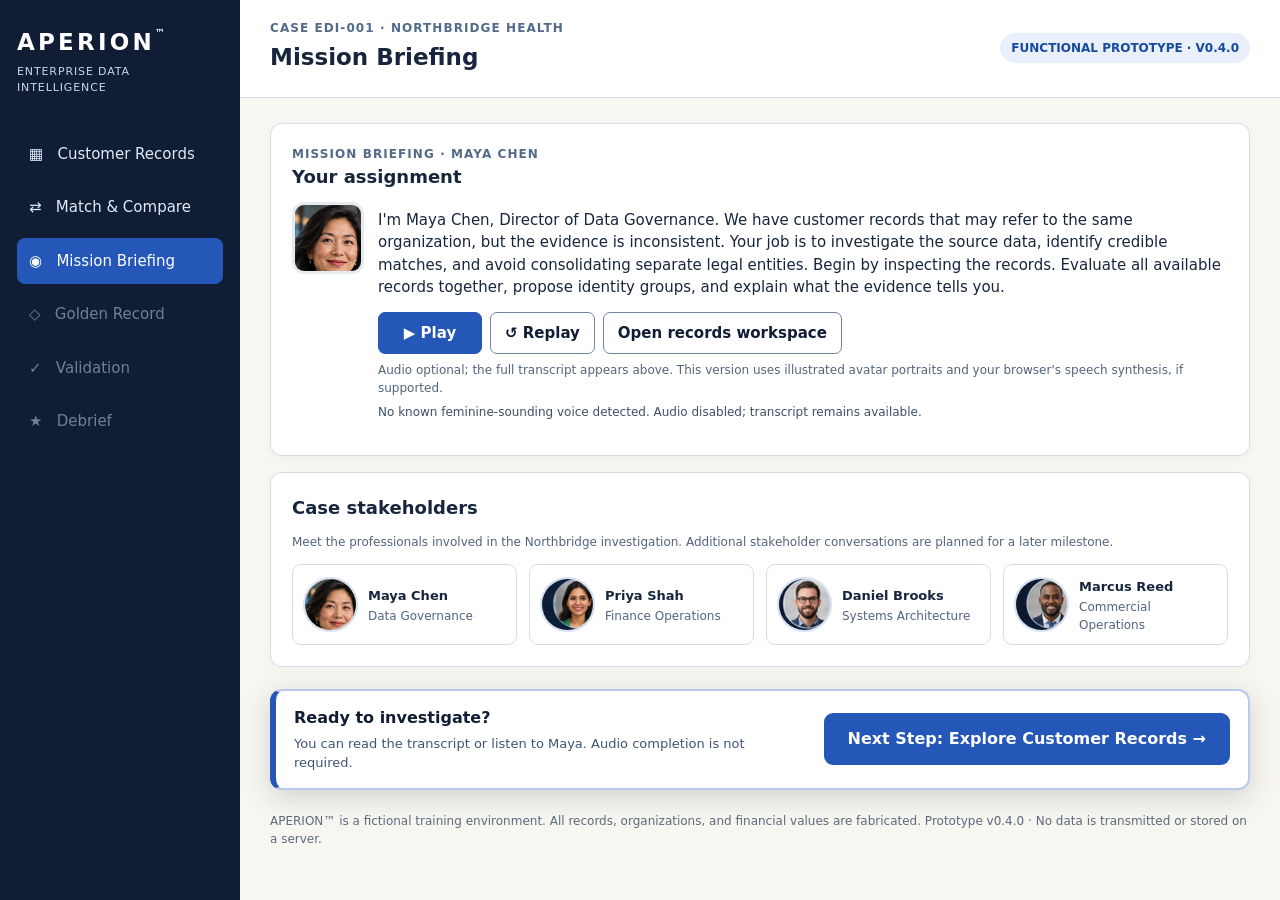
<file: site/index.html>
<!doctype html><html lang="en">
  <head>
    <meta charset="utf-8">
    <meta name="viewport" content="width=device-width,initial-scale=1">
    <title>Aperion | Enterprise Data Intelligence Simulator</title>
    <link rel="stylesheet" href="css/tokens.css">
    <link rel="stylesheet" href="css/base.css">
    <link rel="stylesheet" href="css/responsive.css">
    <link rel="stylesheet" href="css/components.css">
    <link rel="stylesheet" href="css/next-step.css">
    <link rel="stylesheet" href="css/workflow.css">
    <link rel="stylesheet" href="css/compact-nav.css">
  </head>
  <body>
    <div class="layout">
      <aside>
        <div class="brand">APERION<span style="font-size:10px;vertical-align:top">™</span></div>
        <div class="brand-sub">ENTERPRISE DATA INTELLIGENCE</div>
        <nav aria-label="Main navigation"><button class="nav active" id="nav-work" data-action="showPage:work">▦ &nbsp; Customer Records</button><button class="nav" id="nav-compare" data-action="showPage:compare">⇄ &nbsp; Match & Compare</button><button class="nav" id="nav-brief" data-action="showPage:brief">◉ &nbsp; Mission Briefing</button><button class="nav" id="nav-golden" data-action="showPage:golden" disabled title="Submit an eligible merge proposal first">◇ &nbsp; Golden Record</button><button class="nav" id="nav-validation" data-action="showPage:validation" disabled title="Submit an eligible merge proposal first">✓ &nbsp; Validation</button><button class="nav" id="nav-debrief" data-action="showPage:debrief" disabled title="Finish the case on Validation first">★ &nbsp; Debrief</button></nav></aside>
      <main>
        <header class="top">
          <div>
            <div class="eyebrow">Case EDI-001 · Northbridge Health</div>
            <h1 id="page-title">Customer Record Workspace</h1></div><span class="pill">FUNCTIONAL PROTOTYPE · V0.4.0</span></header>
        <div class="content">
          <div id="stakeholder-prompt" class="stakeholder-prompt hidden" role="note" aria-label="Stakeholder guidance"></div>
          <div id="page-work">
            <div class="intro">
              <section class="panel">
                <div class="eyebrow">Active investigation</div>
                <h2>The Customer Identity Crisis</h2>
                <p>Investigate customer identities across CRM, ERP, and Rebate Management. Examine evidence before making a matching decision. The same name does not necessarily mean the same legal entity.</p>
                <div class="notice"><strong>Business impact:</strong> A fictional $184,500 rebate payment is delayed while customer identities are reconciled.</div><button class="secondary" data-action="showPage:brief">View mission briefing</button></section>
              <section class="panel">
                <div class="avatar"><img class="portrait" src="assets/avatars/maya-chen.png" alt="Maya Chen avatar portrait" width="72" height="72">
                  <div>
                    <div class="eyebrow">Your guide</div>
                    <h2 style="margin:2px 0">Maya Chen</h2>
                    <div class="muted small">Director, Data Governance</div></div></div>
                <p id="maya-message">Welcome to the investigation. Start by searching for Northbridge records. Inspect identifiers and relationships before deciding which records belong together.</p>
                <div class="controls"><button class="primary audio-toggle" data-source="maya-message" data-action="toggleAudio:maya-message" aria-pressed="false">▶ Play</button><button class="secondary audio-replay" data-source="maya-message" data-action="replayAudio:maya-message" aria-pressed="false">↺ Replay</button></div><label class="small" for="voice-choice">Maya voice</label><select id="voice-choice" aria-label="Select Maya voice"><option value="">Checking available voices…</option></select>
                <p class="small muted" id="audio-status" aria-live="polite">Audio is optional. Full dialogue is shown above.</p></section></div>
            <div class="statrow">
              <div class="stat"><strong id="stat-all">6</strong><span class="muted">Source records</span></div>
              <div class="stat"><strong>3</strong><span class="muted">Source systems</span></div>
              <div class="stat"><strong id="stat-visible">6</strong><span class="muted">Records in current view</span></div></div>
            <section class="panel">
              <h2>Customer Records</h2>
              <div class="toolbar labelled-filters"><div class="filter-field filter-search"><label for="search">Search records</label><input id="search" placeholder="Customer, record ID, address, or tax ID…"></div><div class="filter-field"><label for="system">Source system</label><select id="system"><option value="">All source systems</option><option>CRM</option><option>ERP</option><option>Rebates</option></select></div><div class="filter-field"><label for="status">Record status</label><select id="status"><option value="">All statuses</option><option>Active</option><option>Pending</option></select></div><button class="secondary" data-action="resetFilters">Reset</button></div>
              <div class="tablewrap">
                <table>
                  <thead>
                    <tr><th scope="col">Compare</th><th scope="col">Record ID</th><th scope="col">Customer</th><th scope="col">Source</th><th scope="col">Status</th><th scope="col">Last verified</th></tr></thead>
                  <tbody id="rows"></tbody></table></div>
              <p class="count" id="results" aria-live="polite"></p>
              <div class="controls"><button class="secondary" data-action="selectAllVisible">Select all visible</button><button class="secondary" data-action="selectAllRecords">Select all records</button><button class="secondary" data-action="clearSelection">Clear selection</button><button class="primary" id="compare-btn" data-action="showPage:compare" disabled>Compare selected records (0)</button></div></section>
            <section class="panel details hidden" id="details" aria-live="polite">
              <div class="controls" style="justify-content:space-between;align-items:center">
                <h2 id="details-title">Record details</h2><button class="secondary" data-action="closeDetails">Close details</button></div>
              <div class="detailgrid" id="details-fields"></div></section></div>
          <div id="page-brief" class="hidden">
            <section class="panel">
              <div class="eyebrow">Mission briefing · Maya Chen</div>
              <h2>Your assignment</h2>
              <div class="avatar"><img class="portrait" src="assets/avatars/maya-chen.png" alt="Maya Chen avatar portrait" width="72" height="72">
                <div>
                  <p id="brief-text">I'm Maya Chen, Director of Data Governance. We have customer records that may refer to the same organization, but the evidence is inconsistent. Your job is to investigate the source data, identify credible matches, and avoid consolidating separate legal entities. Begin by inspecting the records. Evaluate all available records together, propose identity groups, and explain what the evidence tells you.</p>
                  <div class="controls"><button class="primary audio-toggle" data-source="brief-text" data-action="toggleAudio:brief-text" aria-pressed="false">▶ Play</button><button class="secondary audio-replay" data-source="brief-text" data-action="replayAudio:brief-text" aria-pressed="false">↺ Replay</button><button class="secondary" data-action="showPage:work">Open records workspace</button></div>
                  <p class="small muted">Audio optional; the full transcript appears above. This version uses illustrated avatar portraits and your browser's speech synthesis, if supported.<span class="brief-audio-status" role="status"></span></p></div></div></section></div>
          <section class="panel" id="cast" style="margin-top:16px">
            <h2>Case stakeholders</h2>
            <p class="muted small">Meet the professionals involved in the Northbridge investigation. Additional stakeholder conversations are planned for a later milestone.</p>
            <div class="cast-grid">
              <div class="cast-member"><img src="assets/avatars/maya-chen.png" alt="Maya Chen avatar portrait">
                <div><strong>Maya Chen</strong>
                  <div class="small muted">Data Governance</div></div></div>
              <div class="cast-member"><img src="assets/avatars/priya-shah.png" alt="Priya Shah avatar portrait">
                <div><strong>Priya Shah</strong>
                  <div class="small muted">Finance Operations</div></div></div>
              <div class="cast-member"><img src="assets/avatars/daniel-brooks.png" alt="Daniel Brooks avatar portrait">
                <div><strong>Daniel Brooks</strong>
                  <div class="small muted">Systems Architecture</div></div></div>
              <div class="cast-member"><img src="assets/avatars/marcus-reed.png" alt="Marcus Reed avatar portrait">
                <div><strong>Marcus Reed</strong>
                  <div class="small muted">Commercial Operations</div></div></div></div></section>
          <div id="page-compare" class="hidden">
            <section class="panel">
              <h2>Record comparison</h2>
              <p class="muted">Select any number of records in the Customer Records workspace. Compare evidence across all selected records, decide which records belong together, and submit eligible merge proposals for governance review.</p>
              <div id="compare-content"></div></section></div>
          <div id="page-golden" class="hidden">
            <section class="panel">
              <h2>Golden record</h2>
              <p class="muted">For each proposed group, choose the surviving value for every attribute and the evidence that justifies it. Values come only from the group&#39;s own source records. Keep the operating address and the billing address distinct.</p>
              <div id="golden-content"></div></section></div>
          <div id="page-validation" class="hidden">
            <section class="panel">
              <h2>Governance validation</h2>
              <p class="muted">Submit each merge proposal and its golden record for governance review. Submitting records your decision for a governance reviewer; it does not approve or perform a merge.</p>
              <div id="validation-content"></div></section></div>
          <div id="page-debrief" class="hidden">
            <section class="panel">
              <div id="debrief-content"></div></section></div>
          <section id="next-step-bar" class="next-step-bar" aria-label="Learning activity navigation">
            <button type="button" class="nsb-menu" id="nsb-menu" aria-expanded="false" aria-controls="nsb-menu-panel">☰ Menu</button>
            <div class="next-step-copy"><strong id="next-step-heading">Next Step</strong><span id="next-step-description">Continue when you are ready. Narration is optional.</span></div><button type="button" class="nsb-why" id="nsb-why" aria-expanded="false" aria-controls="next-step-description">Why?</button><button type="button" id="next-step-button" class="next-step-button" data-action="advanceLearning" aria-describedby="next-step-description">Next Step: Explore Customer Records →</button>
            <nav id="nsb-menu-panel" class="nsb-menu-panel" aria-label="Activities" hidden></nav></section>
          <div class="foot">APERION™ is a fictional training environment. All records, organizations, and financial values are fabricated. Prototype v0.4.0 · No data is transmitted or stored on a server.</div></div></main></div>
<!-- Script order matters; see js/namespace.js -->
<script src="js/namespace.js"></script>
<script src="js/util.js"></script>
<script src="js/data/records.js"></script>
<script src="js/data/attributes.js"></script>
<script src="js/data/case.js"></script>
<script src="js/state.js"></script>
<script src="js/rules/matching.js"></script>
<script src="js/rules/identity.js"></script>
<script src="js/rules/golden.js"></script>
<script src="js/rules/scoring.js"></script>
<script src="js/audio.js"></script>
<script src="js/navigation.js"></script>
<script src="js/views/records.js"></script>
<script src="js/views/compare.js"></script>
<script src="js/views/golden.js"></script>
<script src="js/views/validation.js"></script>
<script src="js/views/debrief.js"></script>
<script src="js/views/stakeholders.js"></script>
<script src="js/views/nextbar.js"></script>
<script src="js/bindings.js"></script>
<script src="js/main.js"></script>
</body></html>
</file>
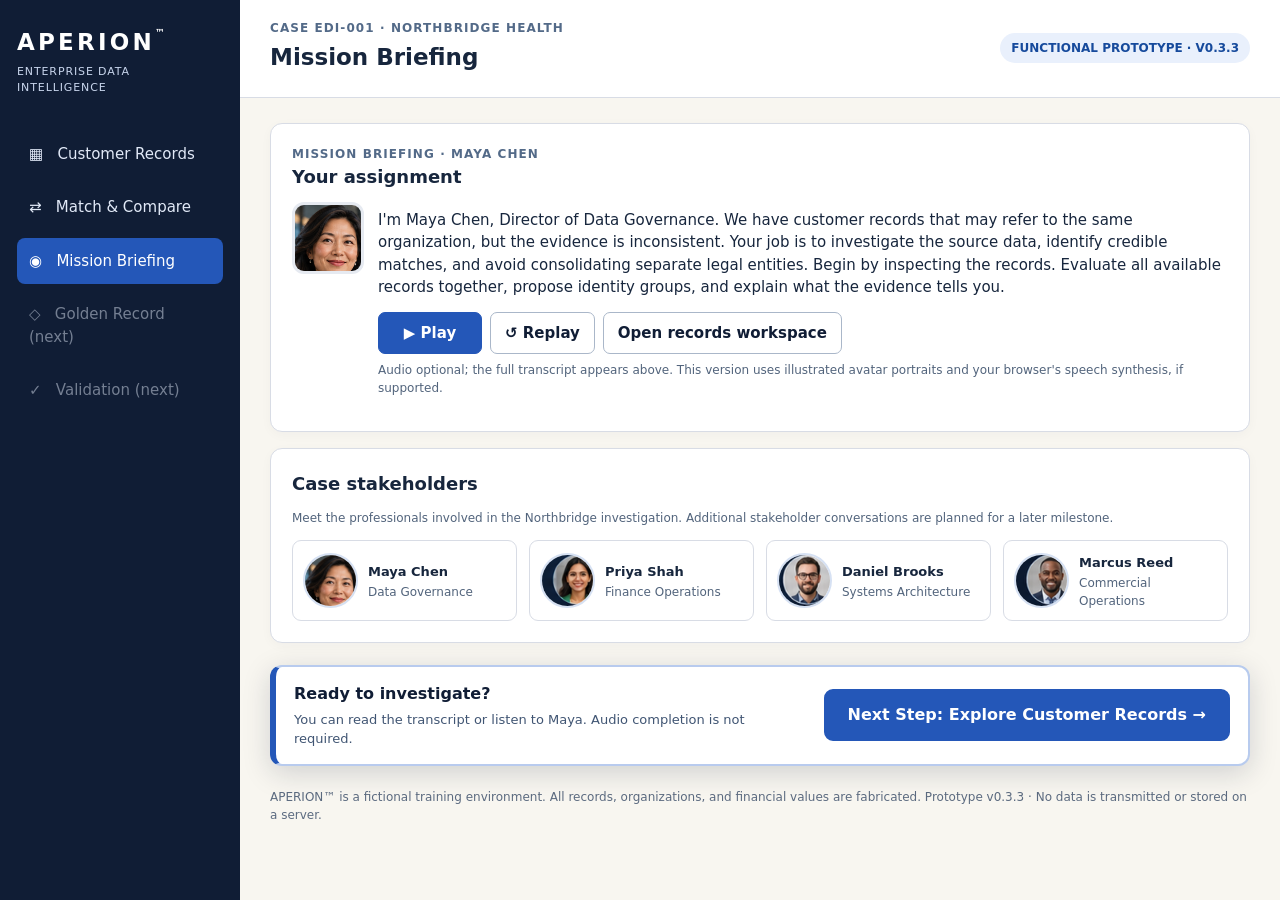
<file: baseline/v0.3.3-rc1/site/index.html>
<!doctype html><html lang="en">
  <head>
    <meta charset="utf-8">
    <meta name="viewport" content="width=device-width,initial-scale=1">
    <title>Aperion | Enterprise Data Intelligence Simulator</title>
    <link rel="stylesheet" href="css/tokens.css">
    <link rel="stylesheet" href="css/base.css">
    <link rel="stylesheet" href="css/responsive.css">
    <link rel="stylesheet" href="css/components.css">
    <link rel="stylesheet" href="css/next-step.css">
  </head>
  <body>
    <div class="layout">
      <aside>
        <div class="brand">APERION<span style="font-size:10px;vertical-align:top">™</span></div>
        <div class="brand-sub">ENTERPRISE DATA INTELLIGENCE</div>
        <nav aria-label="Main navigation"><button class="nav active" id="nav-work" data-action="showPage:work">▦ &nbsp; Customer Records</button><button class="nav" id="nav-compare" data-action="showPage:compare">⇄ &nbsp; Match & Compare</button><button class="nav" id="nav-brief" data-action="showPage:brief">◉ &nbsp; Mission Briefing</button><button class="nav" disabled title="Planned for next milestone">◇ &nbsp; Golden Record (next)</button><button class="nav" disabled title="Planned for next milestone">✓ &nbsp; Validation (next)</button></nav></aside>
      <main>
        <header class="top">
          <div>
            <div class="eyebrow">Case EDI-001 · Northbridge Health</div>
            <h1 id="page-title">Customer Record Workspace</h1></div><span class="pill">FUNCTIONAL PROTOTYPE · V0.3.3</span></header>
        <div class="content">
          <div id="page-work">
            <div class="intro">
              <section class="panel">
                <div class="eyebrow">Active investigation</div>
                <h2>The Customer Identity Crisis</h2>
                <p>Investigate customer identities across CRM, ERP, and Rebate Management. Examine evidence before making a matching decision. The same name does not necessarily mean the same legal entity.</p>
                <div class="notice"><strong>Business impact:</strong> A fictional $184,500 rebate payment is delayed while customer identities are reconciled.</div><button class="secondary" data-action="showPage:brief">View mission briefing</button></section>
              <section class="panel">
                <div class="avatar"><img class="portrait" src="assets/avatars/maya-chen.png" alt="Maya Chen avatar portrait" width="72" height="72">
                  <div>
                    <div class="eyebrow">Your guide</div>
                    <h2 style="margin:2px 0">Maya Chen</h2>
                    <div class="muted small">Director, Data Governance</div></div></div>
                <p id="maya-message">Welcome to the investigation. Start by searching for Northbridge records. Inspect identifiers and relationships before deciding which records belong together.</p>
                <div class="controls"><button class="primary audio-toggle" data-source="maya-message" data-action="toggleAudio:maya-message" aria-pressed="false">▶ Play</button><button class="secondary audio-replay" data-source="maya-message" data-action="replayAudio:maya-message" aria-pressed="false">↺ Replay</button></div><label class="small" for="voice-choice">Maya voice</label><select id="voice-choice" aria-label="Select Maya voice"><option value="">Checking available voices…</option></select>
                <p class="small muted" id="audio-status" aria-live="polite">Audio is optional. Full dialogue is shown above.</p></section></div>
            <div class="statrow">
              <div class="stat"><strong id="stat-all">6</strong><span class="muted">Source records</span></div>
              <div class="stat"><strong>3</strong><span class="muted">Source systems</span></div>
              <div class="stat"><strong id="stat-visible">6</strong><span class="muted">Records in current view</span></div></div>
            <section class="panel">
              <h2>Customer Records</h2>
              <div class="toolbar"><label class="hidden" for="search">Search records</label><input id="search" aria-label="Search customer name, record ID, address, or tax identifier" placeholder="Search customer, ID, address, or tax ID…"><select id="system" aria-label="Filter by source system"><option value="">All source systems</option><option>CRM</option><option>ERP</option><option>Rebates</option></select><select id="status" aria-label="Filter by record status"><option value="">All statuses</option><option>Active</option><option>Pending</option></select><button class="secondary" data-action="resetFilters">Reset</button></div>
              <div class="tablewrap">
                <table>
                  <thead>
                    <tr><th scope="col">Compare</th><th scope="col">Record ID</th><th scope="col">Customer</th><th scope="col">Source</th><th scope="col">Status</th><th scope="col">Last verified</th></tr></thead>
                  <tbody id="rows"></tbody></table></div>
              <p class="count" id="results" aria-live="polite"></p>
              <div class="controls"><button class="secondary" data-action="selectAllVisible">Select all visible</button><button class="secondary" data-action="selectAllRecords">Select all records</button><button class="secondary" data-action="clearSelection">Clear selection</button><button class="primary" id="compare-btn" data-action="showPage:compare" disabled>Evaluate selected records (0)</button></div></section>
            <section class="panel details hidden" id="details" aria-live="polite">
              <div class="controls" style="justify-content:space-between;align-items:center">
                <h2 id="details-title">Record details</h2><button class="secondary" data-action="closeDetails">Close details</button></div>
              <div class="detailgrid" id="details-fields"></div></section></div>
          <div id="page-brief" class="hidden">
            <section class="panel">
              <div class="eyebrow">Mission briefing · Maya Chen</div>
              <h2>Your assignment</h2>
              <div class="avatar"><img class="portrait" src="assets/avatars/maya-chen.png" alt="Maya Chen avatar portrait" width="72" height="72">
                <div>
                  <p id="brief-text">I'm Maya Chen, Director of Data Governance. We have customer records that may refer to the same organization, but the evidence is inconsistent. Your job is to investigate the source data, identify credible matches, and avoid consolidating separate legal entities. Begin by inspecting the records. Evaluate all available records together, propose identity groups, and explain what the evidence tells you.</p>
                  <div class="controls"><button class="primary audio-toggle" data-source="brief-text" data-action="toggleAudio:brief-text" aria-pressed="false">▶ Play</button><button class="secondary audio-replay" data-source="brief-text" data-action="replayAudio:brief-text" aria-pressed="false">↺ Replay</button><button class="secondary" data-action="showPage:work">Open records workspace</button></div>
                  <p class="small muted">Audio optional; the full transcript appears above. This version uses illustrated avatar portraits and your browser's speech synthesis, if supported.</p></div></div></section></div>
          <section class="panel" style="margin-top:16px">
            <h2>Case stakeholders</h2>
            <p class="muted small">Meet the professionals involved in the Northbridge investigation. Additional stakeholder conversations are planned for a later milestone.</p>
            <div class="cast-grid">
              <div class="cast-member"><img src="assets/avatars/maya-chen.png" alt="Maya Chen avatar portrait">
                <div><strong>Maya Chen</strong>
                  <div class="small muted">Data Governance</div></div></div>
              <div class="cast-member"><img src="assets/avatars/priya-shah.png" alt="Priya Shah avatar portrait">
                <div><strong>Priya Shah</strong>
                  <div class="small muted">Finance Operations</div></div></div>
              <div class="cast-member"><img src="assets/avatars/daniel-brooks.png" alt="Daniel Brooks avatar portrait">
                <div><strong>Daniel Brooks</strong>
                  <div class="small muted">Systems Architecture</div></div></div>
              <div class="cast-member"><img src="assets/avatars/marcus-reed.png" alt="Marcus Reed avatar portrait">
                <div><strong>Marcus Reed</strong>
                  <div class="small muted">Commercial Operations</div></div></div></div></section>
          <div id="page-compare" class="hidden">
            <section class="panel">
              <h2>Record comparison</h2>
              <p class="muted">Select any number of records in the Customer Records workspace. Compare evidence across all selected records, organize identity groups, and submit proposed merges for governance review.</p>
              <div id="compare-content"></div></section></div>
          <section id="next-step-bar" class="next-step-bar" aria-label="Learning activity navigation">
            <div class="next-step-copy"><strong id="next-step-heading">Next Step</strong><span id="next-step-description">Continue when you are ready. Narration is optional.</span></div><button type="button" id="next-step-button" class="next-step-button" data-action="advanceLearning">Next Step: Explore Customer Records →</button></section>
          <div class="foot">APERION™ is a fictional training environment. All records, organizations, and financial values are fabricated. Prototype v0.3.3 · No data is transmitted or stored on a server.</div></div></main></div>
<!-- Script order matters; see js/namespace.js -->
<script src="js/namespace.js"></script>
<script src="js/util.js"></script>
<script src="js/data/records.js"></script>
<script src="js/data/attributes.js"></script>
<script src="js/state.js"></script>
<script src="js/rules/matching.js"></script>
<script src="js/rules/governance.js"></script>
<script src="js/audio.js"></script>
<script src="js/navigation.js"></script>
<script src="js/views/records.js"></script>
<script src="js/views/compare.js"></script>
<script src="js/bindings.js"></script>
<script src="js/main.js"></script>
</body></html>
</file>
<file: site/css/tokens.css>
/* Aperion v0.3.3 | Design tokens. Approved visual identity: Midnight #101D35 (--navy), Cobalt #2457B8 (--blue),
   Steel Gray #71839D (--steel), Warm Ivory #F8F6F0 (--ivory). Values unchanged from v0.3.2.
   Load order: tokens, base, responsive, components, next-step. Do not reorder. */

:root {
  --navy:#101d35;
  --blue:#2457b8;
  --steel:#71839d;
  --ivory:#f8f6f0;
  --line:#d8dce5;
  --ink:#17263d;
  --white:#fff;
}
</file>
<file: site/css/base.css>
/* Aperion v0.3.3 | Base layout and core components from v0.3.2 (page grid, sidebar, header, panels, buttons,
   tables, record details, notices). Rules kept in original order.
   Load order: tokens, base, responsive, components, next-step. Do not reorder. */

* {
  box-sizing:border-box;
}

body {
  margin:0;
  background:var(--ivory);
  font:15px/1.5 system-ui,-apple-system,Segoe UI,sans-serif;
  color:var(--ink);
}

button,input,select {
  font:inherit;
}

button {
  cursor:pointer;
}

/* Keyboard focus (D12, WCAG 1.4.11): Cobalt outline, at least 3:1 on white (6.7:1) and Warm Ivory (6.2:1).
   On the Midnight sidebar the original amber outline is kept (8.3:1); Cobalt would be 2.5:1 there. */
button:focus-visible,input:focus-visible,select:focus-visible,textarea:focus-visible,summary:focus-visible,a:focus-visible {
  outline:3px solid var(--blue);
  outline-offset:2px;
}

aside button:focus-visible,aside a:focus-visible {
  outline-color:#f1a73c;
}

.layout {
  display:grid;
  grid-template-columns:240px minmax(0,1fr);
  min-height:100vh;
}

aside {
  background:var(--navy);
  color:white;
  padding:25px 17px;
}

.brand {
  font-size:23px;
  letter-spacing:.14em;
  font-weight:750;
  margin-bottom:4px;
}

.brand-sub {
  color:#c8d5ec;
  font-size:11px;
  letter-spacing:.08em;
  margin-bottom:34px;
}

.nav {
  display:block;
  width:100%;
  background:transparent;
  border:0;
  color:#e1e9f7;
  text-align:left;
  padding:12px;
  border-radius:8px;
  margin-bottom:7px;
}

.nav.active,.nav:hover {
  background:#2457b8;
  color:#fff;
}

.nav:disabled {
  opacity:.48;
  cursor:not-allowed;
}

main {
  min-width:0;
}

.top {
  background:#fff;
  border-bottom:1px solid var(--line);
  padding:19px 30px;
  display:flex;
  align-items:center;
  justify-content:space-between;
  gap:15px;
}

.eyebrow {
  color:#536a88;
  font-size:12px;
  font-weight:750;
  letter-spacing:.09em;
  text-transform:uppercase;
}

.top h1 {
  font-size:23px;
  margin:3px 0;
}

.pill {
  background:#e9f0fc;
  color:#164a9c;
  border-radius:20px;
  padding:6px 11px;
  font-size:12px;
  font-weight:700;
}

.content {
  padding:25px 30px;
  max-width:1350px;
  margin:auto;
}

.intro {
  display:grid;
  grid-template-columns:1fr 320px;
  gap:18px;
}

.panel {
  background:white;
  border:1px solid var(--line);
  border-radius:12px;
  padding:21px;
  box-shadow:0 3px 12px #18243a08;
}

.panel h2 {
  margin:0 0 12px;
  font-size:18px;
}

.panel p {
  margin:7px 0 13px;
}

.muted {
  color:#52647c;
}

.small {
  font-size:12px;
}

.primary {
  background:var(--blue);
  border:1px solid var(--blue);
  color:white;
  border-radius:7px;
  padding:9px 14px;
  font-weight:650;
}

.secondary {
  background:white;
  border:1px solid var(--steel);
  color:var(--navy);
  border-radius:7px;
  padding:9px 14px;
  font-weight:650;
}

.primary:disabled,.secondary:disabled {
  opacity:.5;
  cursor:not-allowed;
}

.avatar {
  display:flex;
  gap:14px;
  align-items:flex-start;
}

.portrait {
  width:72px;
  height:72px;
  flex:none;
  border-radius:12px;
  background:linear-gradient(145deg,#243f70,#8098bb);
  display:grid;
  place-items:center;
  color:white;
  font-size:26px;
  font-weight:700;
  border:3px solid #e6eaf1;
}

.controls {
  display:flex;
  gap:8px;
  flex-wrap:wrap;
}

.statrow {
  display:grid;
  grid-template-columns:repeat(3,1fr);
  gap:14px;
  margin:20px 0;
}

.stat {
  background:white;
  border:1px solid var(--line);
  padding:16px 18px;
  border-radius:10px;
}

.stat strong {
  font-size:24px;
  display:block;
  color:var(--navy);
}

.toolbar {
  display:flex;
  gap:10px;
  flex-wrap:wrap;
  align-items:center;
  margin-bottom:15px;
}

.toolbar input {
  flex:1;
  min-width:220px;
}

.toolbar input,.toolbar select {
  padding:10px;
  border:1px solid var(--steel);
  border-radius:7px;
  background:white;
  color:var(--ink);
}

.tablewrap {
  overflow:auto;
}

table {
  border-collapse:collapse;
  width:100%;
  min-width:760px;
}

th {
  text-align:left;
  background:#edf1f7;
  color:#2b3d57;
  font-size:12px;
  letter-spacing:.03em;
}

th,td {
  padding:12px 10px;
  border-bottom:1px solid #e0e5ec;
}

tr:hover td {
  background:#f5f7fc;
}

.record {
  background:none;
  border:0;
  color:#164da7;
  text-decoration:underline;
  font-weight:700;
  padding:0;
  text-align:left;
}

.status {
  border-radius:20px;
  padding:4px 8px;
  background:#eaf0f8;
  color:#28486b;
  font-size:12px;
}

.status.pending {
  background:#fff2d9;
  color:#754b00;
}

.details {
  margin-top:17px;
}

.detailgrid {
  display:grid;
  grid-template-columns:repeat(2,minmax(0,1fr));
  gap:10px;
}

.field {
  background:#f6f7f9;
  border-radius:7px;
  padding:10px;
  overflow-wrap:anywhere;
}

.field b {
  display:block;
  font-size:11px;
  color:#53647a;
  text-transform:uppercase;
}

.comparebox {
  display:grid;
  grid-template-columns:1fr 1fr;
  gap:12px;
}

.comparebox .panel {
  padding:14px;
}

.feedback {
  padding:13px;
  border-left:4px solid var(--blue);
  background:#edf2fc;
  margin-top:12px;
  border-radius:4px;
}

.foot {
  font-size:12px;
  color:#5c6b80;
  margin-top:22px;
}

.hidden {
  display:none!important;
}

.checks {
  display:flex;
  gap:12px;
  flex-wrap:wrap;
}

.checks label {
  background:#f2f5fa;
  padding:9px 11px;
  border-radius:7px;
}

.count {
  font-size:13px;
  color:#52647c;
}

.notice {
  background:#fff7e8;
  border:1px solid #eed3a2;
  border-radius:8px;
  padding:11px;
  margin:12px 0;
}
</file>
<file: site/css/responsive.css>
/* Aperion v0.3.3 | Responsive rules from v0.3.2 (980 px and 570 px breakpoints). Kept in original position
   in the cascade: loaded after base.css and before components.css.
   Load order: tokens, base, responsive, components, next-step. Do not reorder. */

@media(max-width:980px) {
  .intro {
    grid-template-columns:1fr;
  }
  .layout {
    grid-template-columns:1fr;
  }
  aside {
    padding:12px 16px;
  }
  .brand-sub {
    margin-bottom:8px;
  }
  .nav {
    display:inline-block;
    width:auto;
    margin:3px;
  }
  .content {
    padding:16px;
  }
  .top {
    padding:15px;
  }
  .statrow {
    grid-template-columns:1fr 1fr 1fr;
  }
}

@media(max-width:570px) {
  .statrow,.comparebox,.detailgrid {
    grid-template-columns:1fr;
  }
  .top {
    align-items:start;
    flex-direction:column;
  }
  .toolbar input {
    min-width:100%;
  }
}
</file>
<file: site/css/components.css>
/* Aperion v0.3.3 | Components added in v0.3.x: comparison matrix, group results, portraits, audio controls,
   and stakeholder gallery. Rules kept in original order.
   Load order: tokens, base, responsive, components, next-step. Do not reorder. */

.matrix {
  width:max-content;
  min-width:100%;
}

.matrix th,.matrix td {
  min-width:185px;
  max-width:290px;
  vertical-align:top;
  overflow-wrap:anywhere;
}

.matrix th:first-child {
  min-width:175px;
  position:sticky;
  left:0;
  background:#edf1f7;
  z-index:1;
}

.matrix .conflict {
  background:#fff2db;
}

.matrix .missing {
  background:#f2f2f2;
  color:#53647a;
}

.matrix .consistent {
  background:#edf6ef;
}

.groupresult {
  border:1px solid var(--line);
  padding:14px;
  border-radius:8px;
  margin:9px 0;
}

.groupresult p {
  margin:6px 0;
}

select[data-group] {
  padding:7px;
  border:1px solid var(--steel);
  border-radius:6px;
  background:white;
}

.portrait {
  object-fit:cover;
  object-position:center 27%;
  background:#e5ebf3;
}

.audio-toggle,.audio-replay {
  min-width:104px;
  transition:background .15s,border-color .15s,box-shadow .15s;
}

.audio-toggle.is-active,.audio-replay.is-active {
  background:#123c8c;
  color:#fff;
  border-color:#123c8c;
  box-shadow:0 0 0 3px #9dbbf5;
}

.audio-toggle:focus-visible,.audio-replay:focus-visible {
  outline:3px solid #2457b8;
  outline-offset:3px;
}

.audio-toggle.is-paused {
  background:#f1dfb8;
  color:#563c06;
  border-color:#bb8e34;
  box-shadow:0 0 0 3px #f7e8c8;
}

.cast-grid {
  display:grid;
  grid-template-columns:repeat(auto-fit,minmax(205px,1fr));
  gap:12px;
}

.cast-member {
  display:flex;
  align-items:center;
  gap:10px;
  border:1px solid var(--line);
  padding:10px;
  border-radius:9px;
}

.cast-member img {
  height:55px;
  width:55px;
  object-fit:cover;
  border-radius:50%;
  border:2px solid #d6e1f3;
}

.cast-member strong {
  font-size:13px;
}
</file>
<file: site/css/next-step.css>
/* Aperion v0.3.3 | Persistent Next Step bar (v0.3.2), including its 700 px breakpoint.
   Load order: tokens, base, responsive, components, next-step. Do not reorder. */

/* v0.3.2: persistent, context-aware learning navigation */
.next-step-bar {
  position:sticky;
  bottom:12px;
  z-index:15;
  margin:22px 0 12px;
  padding:15px 18px;
  display:flex;
  align-items:center;
  justify-content:space-between;
  gap:18px;
  flex-wrap:wrap;
  background:#fff;
  border:2px solid #b8cbee;
  border-left:6px solid #2457b8;
  border-radius:12px;
  box-shadow:0 7px 28px rgba(16,29,53,.17);
}

.next-step-copy {
  display:flex;
  flex-direction:column;
  gap:4px;
  min-width:220px;
  flex:1;
}

.next-step-copy strong {
  color:#101d35;
  font-size:16px;
}

.next-step-copy span {
  font-size:13px;
  color:#405573;
}

.next-step-button {
  background:#2457b8!important;
  color:white!important;
  border:2px solid #2457b8!important;
  border-radius:9px!important;
  font-size:16px!important;
  font-weight:700!important;
  min-height:50px;
  padding:12px 22px!important;
  cursor:pointer;
}

.next-step-button:hover {
  background:#173f91!important;
}

.next-step-button:focus-visible {
  outline:3px solid #2457b8;
  outline-offset:3px;
}

.next-step-button:disabled {
  opacity:.52;
  cursor:not-allowed;
}

.next-step-bar:focus-within {
  border-color:#2457b8;
}

@media(max-width:700px) {
  .next-step-bar {
    bottom:0;
    margin:16px -12px 0;
    border-radius:10px 10px 0 0;
    padding:12px;
  }
  .next-step-button {
    width:100%;
  }
}
</file>
<file: site/css/workflow.css>
/* Aperion v0.4.0 | Styles for the Phase 2 workflow: evidence states, identity decisions, check
   results, proposal history, and the Golden Record activity. Uses the approved palette from
   tokens.css (Midnight, Cobalt, Steel Gray, Warm Ivory). Text colors meet 4.5:1 on their backgrounds.
   Load order: tokens, base, responsive, components, next-step, workflow. */

.sr-only {
  position:absolute;
  width:1px;
  height:1px;
  padding:0;
  margin:-1px;
  overflow:hidden;
  clip:rect(0,0,0,0);
  white-space:nowrap;
  border:0;
}

/* ---- evidence matrix ---- */
.matrix caption {
  text-align:left;
}

.role-tag {
  color:#3d4f68;
  text-transform:uppercase;
  letter-spacing:.04em;
  font-size:11px;
  margin-top:4px;
}

.state-label {
  font-weight:700;
  margin-top:3px;
  color:#17263d;
}

.state-conflict,.state-conflict-missing {
  color:#7a3e00;
}

.state-missing {
  color:#4a5568;
}

.state-context {
  color:#3d4f68;
  font-weight:400;
}

.matrix .context {
  background:#f6f7fa;
  color:#3d4f68;
}

.valueset {
  display:inline-block;
  margin-left:8px;
  padding:1px 7px;
  border:1px solid #9aa9be;
  border-radius:10px;
  font-size:11px;
  font-weight:700;
  color:#17263d;
  background:#fff;
  white-space:nowrap;
}

/* ---- identity decisions and check results ---- */
.decisions select[data-group] {
  min-width:220px;
}

.groupresult {
  border-left-width:5px;
}

.groupresult.is-eligible {
  border-left-color:#1d6b35;
}

.groupresult.is-blocked {
  border-left-color:#a11b1b;
}

.groupresult.is-verification {
  border-left-color:#b36b00;
}

.groupresult.is-single {
  border-left-color:var(--steel);
}

.groupresult .verdict {
  font-weight:700;
}

.is-eligible .verdict {
  color:#1d6b35;
}

.is-blocked .verdict {
  color:#a11b1b;
}

.is-verification .verdict {
  color:#8a4f00;
}

.reasons {
  margin:6px 0 8px;
  padding-left:20px;
}

.reasons li {
  margin:3px 0;
}

.reasons .warning {
  color:#7a3e00;
}

.is-stale {
  opacity:.72;
}

.stale-notice {
  border-color:#d9a441;
}

.decision-summary {
  margin:8px 0;
}

.proposal-state {
  margin:8px 0;
}

.history {
  padding-left:22px;
}

.history li {
  margin:5px 0;
}

/* ---- golden record ---- */
.golden-group {
  border:1px solid var(--line);
  border-radius:10px;
  padding:16px;
  margin:16px 0;
  background:#fff;
}

.golden-group h3 {
  margin:0 0 10px;
  color:var(--navy);
}

.golden-group h3:focus {
  outline:3px solid var(--blue);
  outline-offset:3px;
}

.evidence th,.evidence td,.golden-summary th,.golden-summary td {
  vertical-align:top;
}

.golden-form {
  display:grid;
  grid-template-columns:repeat(auto-fit,minmax(300px,1fr));
  gap:14px;
  margin:16px 0;
}

.golden-attr {
  border:1px solid var(--line);
  border-radius:8px;
  padding:12px 14px;
  margin:0;
  min-width:0;
  background:var(--ivory);
}

.golden-attr legend {
  font-weight:700;
  color:var(--navy);
  padding:0 4px;
}

.golden-attr legend .small {
  font-weight:400;
  display:block;
}

.choice {
  display:flex;
  gap:9px;
  align-items:flex-start;
  margin:8px 0;
}

.choice input {
  margin-top:4px;
  width:18px;
  height:18px;
  flex:none;
}

.choice label {
  display:flex;
  flex-direction:column;
  gap:2px;
  overflow-wrap:anywhere;
}

.choice-value {
  font-weight:600;
}

.reason-row {
  display:flex;
  flex-direction:column;
  gap:4px;
  margin-top:10px;
}

.reason-row label {
  font-size:13px;
  font-weight:600;
}

.reason-row select,.reason-row input {
  padding:8px;
  border:1px solid #6f7f96;
  border-radius:6px;
  background:#fff;
  font:inherit;
  max-width:100%;
}

.golden-status {
  font-weight:600;
  margin:8px 0;
}

.golden-saved h4 {
  margin:14px 0 6px;
}
</file>
<file: site/css/compact-nav.css>
/* Aperion v0.4.0 | Labelled filters, contextual stakeholders, Phase 2 pages, and the compact
   Next Step bar for constrained viewports (decision P2-5: Edge 200% zoom).
   Load order: tokens, base, responsive, components, next-step, workflow, compact-nav. */

/* Keyboard focus and scrolled-to elements stay above the persistent Next Step bar. */
html {
  scroll-padding-bottom:130px;
}

/* ---- visible filter labels ---- */
.labelled-filters {
  align-items:flex-end;
}

.filter-field {
  display:flex;
  flex-direction:column;
  gap:4px;
}

.filter-field label {
  font-size:13px;
  font-weight:600;
  color:var(--ink);
}

.filter-search {
  flex:1;
  min-width:220px;
}

.filter-search input {
  width:100%;
  min-width:0;
  box-sizing:border-box;
}

.brief-audio-status:not(:empty) {
  display:block;
  margin-top:6px;
  color:#3d4f68;
}

/* ---- contextual stakeholder guidance ---- */
.stakeholder-prompt {
  display:flex;
  gap:12px;
  align-items:flex-start;
  background:#fff;
  border:1px solid var(--line);
  border-left:5px solid var(--steel);
  border-radius:10px;
  padding:12px 14px;
  margin:0 0 16px;
}

.stakeholder-prompt img {
  width:48px;
  height:48px;
  border-radius:50%;
  object-fit:cover;
  flex:none;
}

.stakeholder-prompt p {
  margin:0;
}

.sp-text {
  margin-top:4px!important;
}

/* ---- validation and debrief ---- */
.validation-group {
  border:1px solid var(--line);
  border-radius:10px;
  padding:16px;
  margin:16px 0;
  background:#fff;
}

.validation-group h3 {
  margin:0 0 10px;
  color:var(--navy);
}

.validation-group h3:focus,.debrief-summary h2:focus {
  outline:3px solid var(--blue);
  outline-offset:3px;
}

.basis {
  border:1px solid var(--line);
  border-radius:8px;
  padding:10px 14px;
  margin:0 0 12px;
}

.basis legend {
  font-weight:700;
  color:var(--navy);
}

.validation-group textarea {
  width:100%;
  box-sizing:border-box;
  padding:9px;
  border:1px solid #6f7f96;
  border-radius:6px;
  font:inherit;
}

.checklist,.criteria,.advisories,.finish-blockers {
  list-style:none;
  padding:0;
  margin:8px 0;
}

.checklist li,.criteria li {
  display:block;
  margin:6px 0;
}

.mark {
  display:inline-block;
  width:1.4em;
  font-weight:700;
}

.checklist .pass .mark,.criteria .met .mark {
  color:#1d6b35;
}

.checklist .fail .mark,.criteria .unmet .mark {
  color:#a11b1b;
}

.advisories li {
  color:#7a3e00;
  margin:4px 0;
}

.advisories li::before,.finish-blockers li::before {
  content:"\2022  ";
}

.submitted {
  color:#1d6b35;
}

.changed {
  color:#8a4f00;
}

.np-record {
  border-top:1px solid var(--line);
  padding-top:10px;
  margin-top:10px;
}

.debrief-summary {
  border:1px solid var(--line);
  border-left:6px solid var(--blue);
  border-radius:10px;
  padding:16px;
  background:#fff;
  margin-bottom:16px;
}

.debrief-summary h2 {
  margin-top:0;
  color:var(--navy);
}

.comp-overview {
  list-style:none;
  padding:0;
  display:grid;
  grid-template-columns:repeat(auto-fit,minmax(210px,1fr));
  gap:10px;
}

.comp-overview li {
  display:flex;
  flex-direction:column;
  gap:3px;
  border:1px solid var(--line);
  border-radius:8px;
  padding:10px 12px;
  background:var(--ivory);
}

.competency {
  border:1px solid var(--line);
  border-radius:10px;
  padding:14px 16px;
  margin:14px 0;
  background:#fff;
}

.comp-head {
  display:flex;
  justify-content:space-between;
  align-items:baseline;
  gap:12px;
  flex-wrap:wrap;
}

.comp-head h3 {
  margin:0;
  color:var(--navy);
}

.comp-score {
  margin:0;
}

.level {
  display:inline-block;
  padding:2px 9px;
  border-radius:10px;
  font-size:12px;
  font-weight:700;
  border:1px solid;
}

.lvl-proficient {
  color:#1d6b35;
  background:#edf6ef;
  border-color:#9cc8a8;
}

.lvl-developing {
  color:#7a3e00;
  background:#fff2db;
  border-color:#e2bd7a;
}

.lvl-practice {
  color:#a11b1b;
  background:#fdecec;
  border-color:#e6a3a3;
}

.crit-title {
  margin:0;
  font-weight:600;
}

.crit-feedback {
  margin:2px 0 0 1.4em;
  color:#2b3b52;
}

.scoring-help {
  margin-top:12px;
}

.scoring-help summary,.sub-history summary {
  cursor:pointer;
  font-weight:600;
  color:var(--blue);
}

/* ---- compact Next Step bar: hidden extras on large screens ---- */
.nsb-menu,.nsb-why {
  display:none;
}

.nsb-menu-panel {
  display:none;
}

/* ---- compact Next Step bar: narrow or short viewports (e.g. Edge at 200% zoom) ---- */
@media (max-width:980px),(max-height:600px) {
  html {
    scroll-padding-bottom:84px;
  }
  .next-step-bar {
    position:sticky;
    bottom:0;
    margin:16px -12px 0;
    padding:6px 8px;
    gap:8px;
    flex-wrap:nowrap;
    align-items:center;
    border-radius:10px 10px 0 0;
    border-width:2px 2px 0 5px;
  }
  .nsb-menu,.nsb-why {
    display:inline-flex;
    align-items:center;
    justify-content:center;
    flex:none;
    min-height:44px;
    min-width:44px;
    padding:6px 10px;
    border:1px solid #6f7f96;
    border-radius:8px;
    background:#fff;
    color:var(--navy);
    font:inherit;
    font-weight:700;
    cursor:pointer;
  }
  .nsb-menu[aria-expanded="true"],.nsb-why[aria-expanded="true"] {
    background:#edf2fc;
    border-color:var(--blue);
  }
  .nsb-menu:focus-visible,.nsb-why:focus-visible {
    outline:3px solid var(--blue);
    outline-offset:2px;
  }
  .next-step-copy {
    min-width:0;
    flex:1;
    gap:0;
  }
  .next-step-copy strong {
    font-size:14px;
    white-space:nowrap;
    overflow:hidden;
    text-overflow:ellipsis;
  }
  /* Collapsed explanation: still read by screen readers through aria-describedby. */
  #next-step-description {
    position:absolute;
    width:1px;
    height:1px;
    overflow:hidden;
    clip:rect(0,0,0,0);
    white-space:nowrap;
  }
  .next-step-bar.why-open #next-step-description {
    position:absolute;
    left:8px;
    right:8px;
    bottom:calc(100% + 6px);
    width:auto;
    height:auto;
    clip:auto;
    white-space:normal;
    padding:10px 12px;
    background:#fff;
    border:2px solid var(--blue);
    border-radius:8px;
    box-shadow:0 6px 18px rgba(16,29,53,.2);
    font-size:14px;
    color:var(--ink);
  }
  .next-step-button {
    width:auto;
    flex:0 1 auto;
    max-width:60%;
    min-height:44px;
    padding:6px 12px!important;
    font-size:14px!important;
    line-height:1.2;
  }
  .nsb-menu-panel {
    display:block;
    position:absolute;
    left:8px;
    bottom:calc(100% + 6px);
    min-width:240px;
    max-width:calc(100% - 16px);
    max-height:calc(100vh - 90px);
    overflow:auto;
    background:#fff;
    border:2px solid var(--blue);
    border-radius:10px;
    box-shadow:0 8px 24px rgba(16,29,53,.25);
    padding:6px;
    z-index:20;
  }
  .nsb-menu-panel[hidden] {
    display:none;
  }
  .nsb-menu-panel ul {
    list-style:none;
    margin:0;
    padding:0;
  }
  .nsb-item {
    display:block;
    width:100%;
    text-align:left;
    min-height:44px;
    padding:8px 12px;
    border:0;
    border-radius:7px;
    background:#fff;
    color:var(--navy);
    font:inherit;
    font-weight:600;
    cursor:pointer;
  }
  .nsb-item.active {
    background:var(--blue);
    color:#fff;
  }
  .nsb-item:disabled {
    color:#5c6b80;
    cursor:not-allowed;
  }
  .nsb-item:focus-visible {
    outline:3px solid var(--blue);
    outline-offset:-3px;
  }
  /* The current activity is Cobalt-filled: show focus as a white ring inside it (6.7:1). */
  .nsb-item.active:focus-visible {
    outline-color:#fff;
    outline-offset:-6px;
  }
}

/* Short viewports (Edge at 200% on a laptop): fit all six activities in the menu without scrolling. */
@media (max-height:400px) {
  .nsb-menu-panel {
    padding:4px;
  }
  .nsb-item {
    min-height:36px;
    padding:4px 12px;
  }
}

@media (max-width:480px) {
  .next-step-copy {
    display:none;
  }
  .next-step-button {
    flex:1;
    max-width:none;
  }
}

/* Very short viewports (e.g. 400% zoom on a laptop): keep the bar in the page flow so it never
   covers most of the screen; Menu and Next Step remain at the end of each activity. */
@media (max-height:300px) {
  .next-step-bar {
    position:relative;
  }
  html {
    scroll-padding-bottom:0;
  }
}

.comp-overview .level {
  align-self:flex-start;
}
</file>
<file: baseline/v0.3.3-rc1/site/css/tokens.css>
/* Aperion v0.3.3 | Design tokens. Approved visual identity: Midnight #101D35 (--navy), Cobalt #2457B8 (--blue),
   Steel Gray #71839D (--steel), Warm Ivory #F8F6F0 (--ivory). Values unchanged from v0.3.2.
   Load order: tokens, base, responsive, components, next-step. Do not reorder. */

:root {
  --navy:#101d35;
  --blue:#2457b8;
  --steel:#71839d;
  --ivory:#f8f6f0;
  --line:#d8dce5;
  --ink:#17263d;
  --white:#fff;
}
</file>
<file: baseline/v0.3.3-rc1/site/css/base.css>
/* Aperion v0.3.3 | Base layout and core components from v0.3.2 (page grid, sidebar, header, panels, buttons,
   tables, record details, notices). Rules kept in original order.
   Load order: tokens, base, responsive, components, next-step. Do not reorder. */

* {
  box-sizing:border-box;
}

body {
  margin:0;
  background:var(--ivory);
  font:15px/1.5 system-ui,-apple-system,Segoe UI,sans-serif;
  color:var(--ink);
}

button,input,select {
  font:inherit;
}

button {
  cursor:pointer;
}

button:focus-visible,input:focus-visible,select:focus-visible {
  outline:3px solid #f1a73c;
  outline-offset:2px;
}

.layout {
  display:grid;
  grid-template-columns:240px minmax(0,1fr);
  min-height:100vh;
}

aside {
  background:var(--navy);
  color:white;
  padding:25px 17px;
}

.brand {
  font-size:23px;
  letter-spacing:.14em;
  font-weight:750;
  margin-bottom:4px;
}

.brand-sub {
  color:#c8d5ec;
  font-size:11px;
  letter-spacing:.08em;
  margin-bottom:34px;
}

.nav {
  display:block;
  width:100%;
  background:transparent;
  border:0;
  color:#e1e9f7;
  text-align:left;
  padding:12px;
  border-radius:8px;
  margin-bottom:7px;
}

.nav.active,.nav:hover {
  background:#2457b8;
  color:#fff;
}

.nav:disabled {
  opacity:.48;
  cursor:not-allowed;
}

main {
  min-width:0;
}

.top {
  background:#fff;
  border-bottom:1px solid var(--line);
  padding:19px 30px;
  display:flex;
  align-items:center;
  justify-content:space-between;
  gap:15px;
}

.eyebrow {
  color:#536a88;
  font-size:12px;
  font-weight:750;
  letter-spacing:.09em;
  text-transform:uppercase;
}

.top h1 {
  font-size:23px;
  margin:3px 0;
}

.pill {
  background:#e9f0fc;
  color:#164a9c;
  border-radius:20px;
  padding:6px 11px;
  font-size:12px;
  font-weight:700;
}

.content {
  padding:25px 30px;
  max-width:1350px;
  margin:auto;
}

.intro {
  display:grid;
  grid-template-columns:1fr 320px;
  gap:18px;
}

.panel {
  background:white;
  border:1px solid var(--line);
  border-radius:12px;
  padding:21px;
  box-shadow:0 3px 12px #18243a08;
}

.panel h2 {
  margin:0 0 12px;
  font-size:18px;
}

.panel p {
  margin:7px 0 13px;
}

.muted {
  color:#52647c;
}

.small {
  font-size:12px;
}

.primary {
  background:var(--blue);
  border:1px solid var(--blue);
  color:white;
  border-radius:7px;
  padding:9px 14px;
  font-weight:650;
}

.secondary {
  background:white;
  border:1px solid #aab7c9;
  color:var(--navy);
  border-radius:7px;
  padding:9px 14px;
  font-weight:650;
}

.primary:disabled,.secondary:disabled {
  opacity:.5;
  cursor:not-allowed;
}

.avatar {
  display:flex;
  gap:14px;
  align-items:flex-start;
}

.portrait {
  width:72px;
  height:72px;
  flex:none;
  border-radius:12px;
  background:linear-gradient(145deg,#243f70,#8098bb);
  display:grid;
  place-items:center;
  color:white;
  font-size:26px;
  font-weight:700;
  border:3px solid #e6eaf1;
}

.controls {
  display:flex;
  gap:8px;
  flex-wrap:wrap;
}

.statrow {
  display:grid;
  grid-template-columns:repeat(3,1fr);
  gap:14px;
  margin:20px 0;
}

.stat {
  background:white;
  border:1px solid var(--line);
  padding:16px 18px;
  border-radius:10px;
}

.stat strong {
  font-size:24px;
  display:block;
  color:var(--navy);
}

.toolbar {
  display:flex;
  gap:10px;
  flex-wrap:wrap;
  align-items:center;
  margin-bottom:15px;
}

.toolbar input {
  flex:1;
  min-width:220px;
}

.toolbar input,.toolbar select {
  padding:10px;
  border:1px solid #a9b6c8;
  border-radius:7px;
  background:white;
  color:var(--ink);
}

.tablewrap {
  overflow:auto;
}

table {
  border-collapse:collapse;
  width:100%;
  min-width:760px;
}

th {
  text-align:left;
  background:#edf1f7;
  color:#2b3d57;
  font-size:12px;
  letter-spacing:.03em;
}

th,td {
  padding:12px 10px;
  border-bottom:1px solid #e0e5ec;
}

tr:hover td {
  background:#f5f7fc;
}

.record {
  background:none;
  border:0;
  color:#164da7;
  text-decoration:underline;
  font-weight:700;
  padding:0;
  text-align:left;
}

.status {
  border-radius:20px;
  padding:4px 8px;
  background:#eaf0f8;
  color:#28486b;
  font-size:12px;
}

.status.pending {
  background:#fff2d9;
  color:#754b00;
}

.details {
  margin-top:17px;
}

.detailgrid {
  display:grid;
  grid-template-columns:repeat(2,minmax(0,1fr));
  gap:10px;
}

.field {
  background:#f6f7f9;
  border-radius:7px;
  padding:10px;
  overflow-wrap:anywhere;
}

.field b {
  display:block;
  font-size:11px;
  color:#53647a;
  text-transform:uppercase;
}

.comparebox {
  display:grid;
  grid-template-columns:1fr 1fr;
  gap:12px;
}

.comparebox .panel {
  padding:14px;
}

.feedback {
  padding:13px;
  border-left:4px solid var(--blue);
  background:#edf2fc;
  margin-top:12px;
  border-radius:4px;
}

.foot {
  font-size:12px;
  color:#5c6b80;
  margin-top:22px;
}

.hidden {
  display:none!important;
}

.checks {
  display:flex;
  gap:12px;
  flex-wrap:wrap;
}

.checks label {
  background:#f2f5fa;
  padding:9px 11px;
  border-radius:7px;
}

.count {
  font-size:13px;
  color:#52647c;
}

.notice {
  background:#fff7e8;
  border:1px solid #eed3a2;
  border-radius:8px;
  padding:11px;
  margin:12px 0;
}
</file>
<file: baseline/v0.3.3-rc1/site/css/responsive.css>
/* Aperion v0.3.3 | Responsive rules from v0.3.2 (980 px and 570 px breakpoints). Kept in original position
   in the cascade: loaded after base.css and before components.css.
   Load order: tokens, base, responsive, components, next-step. Do not reorder. */

@media(max-width:980px) {
  .intro {
    grid-template-columns:1fr;
  }
  .layout {
    grid-template-columns:1fr;
  }
  aside {
    padding:12px 16px;
  }
  .brand-sub {
    margin-bottom:8px;
  }
  .nav {
    display:inline-block;
    width:auto;
    margin:3px;
  }
  .content {
    padding:16px;
  }
  .top {
    padding:15px;
  }
  .statrow {
    grid-template-columns:1fr 1fr 1fr;
  }
}

@media(max-width:570px) {
  .statrow,.comparebox,.detailgrid {
    grid-template-columns:1fr;
  }
  .top {
    align-items:start;
    flex-direction:column;
  }
  .toolbar input {
    min-width:100%;
  }
}
</file>
<file: baseline/v0.3.3-rc1/site/css/components.css>
/* Aperion v0.3.3 | Components added in v0.3.x: comparison matrix, group results, portraits, audio controls,
   and stakeholder gallery. Rules kept in original order.
   Load order: tokens, base, responsive, components, next-step. Do not reorder. */

.matrix {
  width:max-content;
  min-width:100%;
}

.matrix th,.matrix td {
  min-width:185px;
  max-width:290px;
  vertical-align:top;
  overflow-wrap:anywhere;
}

.matrix th:first-child {
  min-width:175px;
  position:sticky;
  left:0;
  background:#edf1f7;
  z-index:1;
}

.matrix .conflict {
  background:#fff2db;
}

.matrix .missing {
  background:#f2f2f2;
  color:#53647a;
}

.matrix .consistent {
  background:#edf6ef;
}

.groupresult {
  border:1px solid var(--line);
  padding:14px;
  border-radius:8px;
  margin:9px 0;
}

.groupresult p {
  margin:6px 0;
}

select[data-group] {
  padding:7px;
  border:1px solid #a9b6c8;
  border-radius:6px;
  background:white;
}

.portrait {
  object-fit:cover;
  object-position:center 27%;
  background:#e5ebf3;
}

.audio-toggle,.audio-replay {
  min-width:104px;
  transition:background .15s,border-color .15s,box-shadow .15s;
}

.audio-toggle.is-active,.audio-replay.is-active {
  background:#123c8c;
  color:#fff;
  border-color:#123c8c;
  box-shadow:0 0 0 3px #9dbbf5;
}

.audio-toggle:focus-visible,.audio-replay:focus-visible {
  outline:3px solid #2457b8;
  outline-offset:3px;
}

.audio-toggle.is-paused {
  background:#f1dfb8;
  color:#563c06;
  border-color:#bb8e34;
  box-shadow:0 0 0 3px #f7e8c8;
}

.cast-grid {
  display:grid;
  grid-template-columns:repeat(auto-fit,minmax(205px,1fr));
  gap:12px;
}

.cast-member {
  display:flex;
  align-items:center;
  gap:10px;
  border:1px solid var(--line);
  padding:10px;
  border-radius:9px;
}

.cast-member img {
  height:55px;
  width:55px;
  object-fit:cover;
  border-radius:50%;
  border:2px solid #d6e1f3;
}

.cast-member strong {
  font-size:13px;
}
</file>
<file: baseline/v0.3.3-rc1/site/css/next-step.css>
/* Aperion v0.3.3 | Persistent Next Step bar (v0.3.2), including its 700 px breakpoint.
   Load order: tokens, base, responsive, components, next-step. Do not reorder. */

/* v0.3.2: persistent, context-aware learning navigation */
.next-step-bar {
  position:sticky;
  bottom:12px;
  z-index:15;
  margin:22px 0 12px;
  padding:15px 18px;
  display:flex;
  align-items:center;
  justify-content:space-between;
  gap:18px;
  flex-wrap:wrap;
  background:#fff;
  border:2px solid #b8cbee;
  border-left:6px solid #2457b8;
  border-radius:12px;
  box-shadow:0 7px 28px rgba(16,29,53,.17);
}

.next-step-copy {
  display:flex;
  flex-direction:column;
  gap:4px;
  min-width:220px;
  flex:1;
}

.next-step-copy strong {
  color:#101d35;
  font-size:16px;
}

.next-step-copy span {
  font-size:13px;
  color:#405573;
}

.next-step-button {
  background:#2457b8!important;
  color:white!important;
  border:2px solid #2457b8!important;
  border-radius:9px!important;
  font-size:16px!important;
  font-weight:700!important;
  min-height:50px;
  padding:12px 22px!important;
  cursor:pointer;
}

.next-step-button:hover {
  background:#173f91!important;
}

.next-step-button:focus-visible {
  outline:3px solid #f0b34a;
  outline-offset:3px;
}

.next-step-button:disabled {
  opacity:.52;
  cursor:not-allowed;
}

.next-step-bar:focus-within {
  border-color:#2457b8;
}

@media(max-width:700px) {
  .next-step-bar {
    bottom:0;
    margin:16px -12px 0;
    border-radius:10px 10px 0 0;
    padding:12px;
  }
  .next-step-button {
    width:100%;
  }
}
</file>
